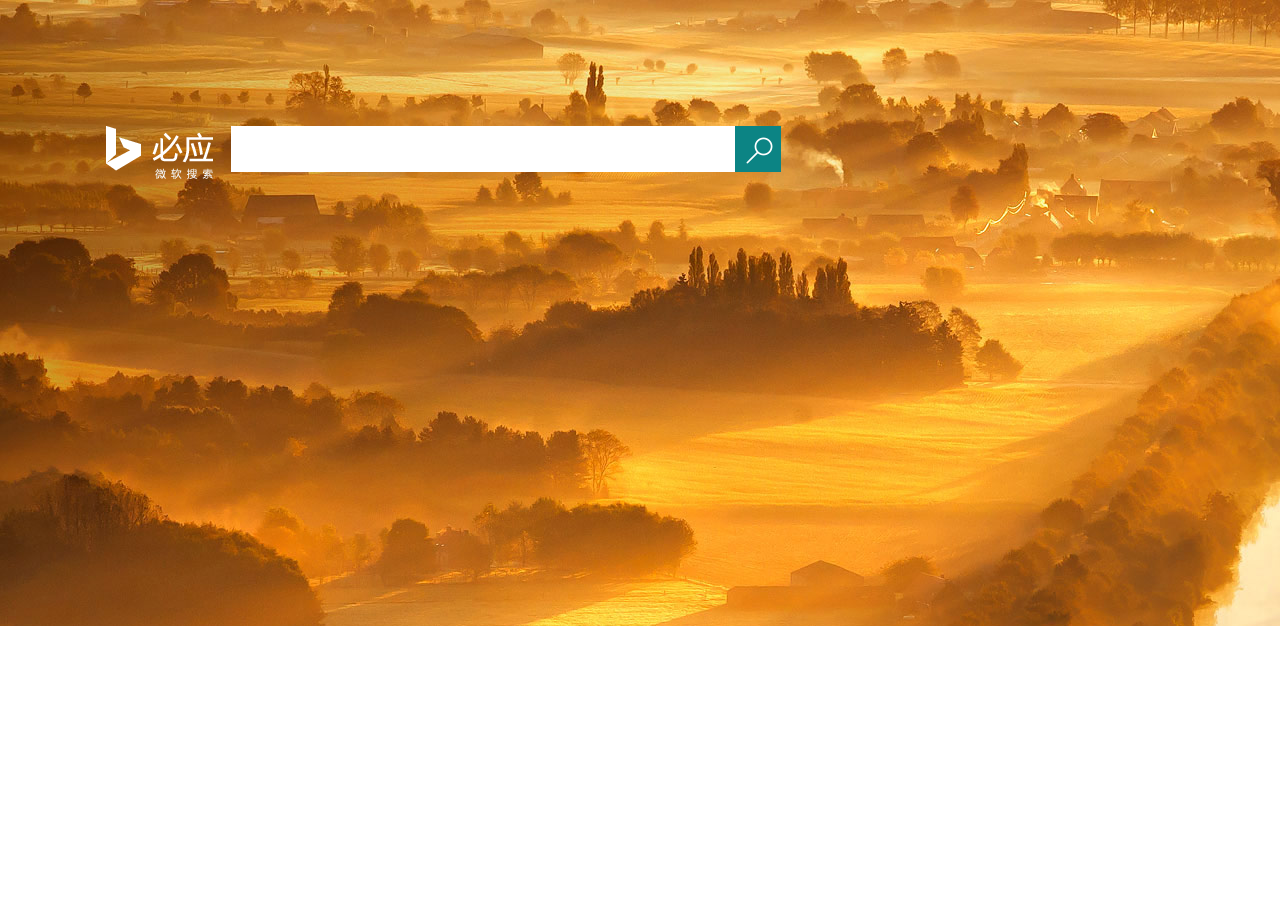
<file: biying/index.html>
<!DOCTYPE html>
<html lang="en">
<head>
	<meta charset="UTF-8">
	<title>必应</title>
	<link rel="stylesheet" href="style/index.css">
	<link href="imgs/bing_p_rr_teal_min.ico" rel="shortcut icon">
	<script src="js/jquery.min.js"></script>
</head>
<body>
	<div class="content">
		<div class="search-box">
			<div class="logo"><a href=""><img src="imgs/hp_zh_cn.png" alt=""></a></div>
			<div class="search-form">
				<form action="http://cn.bing.com" method="get">
					<input type="text" name="q" id="index-search" autocomplete="off">
					<input type="submit" value="" id="index-search-btn">
				</form>
			</div>
			<div class="clear"></div>
			<ul class="asso-con" id="asso-con">
				<li><a href="">我要这铁棒又如何</a></li>
				<li><a href="">这铁棒有何用</a></li>
				<li><a href="">我有这变化又如何</a></li>
				<li><a href="">善恶浮世真假界</a></li>
				<li><a href="">这变化又如何</a></li>
				<li><a href="">跪一人为师</a></li>
				<li><a href="">叫一声佛祖</a></li>
				<li><a href="">是人是鬼是妖怪</a></li>
			</ul>
		</div>
	</div>
</body>
<script src="js/index.js"></script>
</html>
</file>
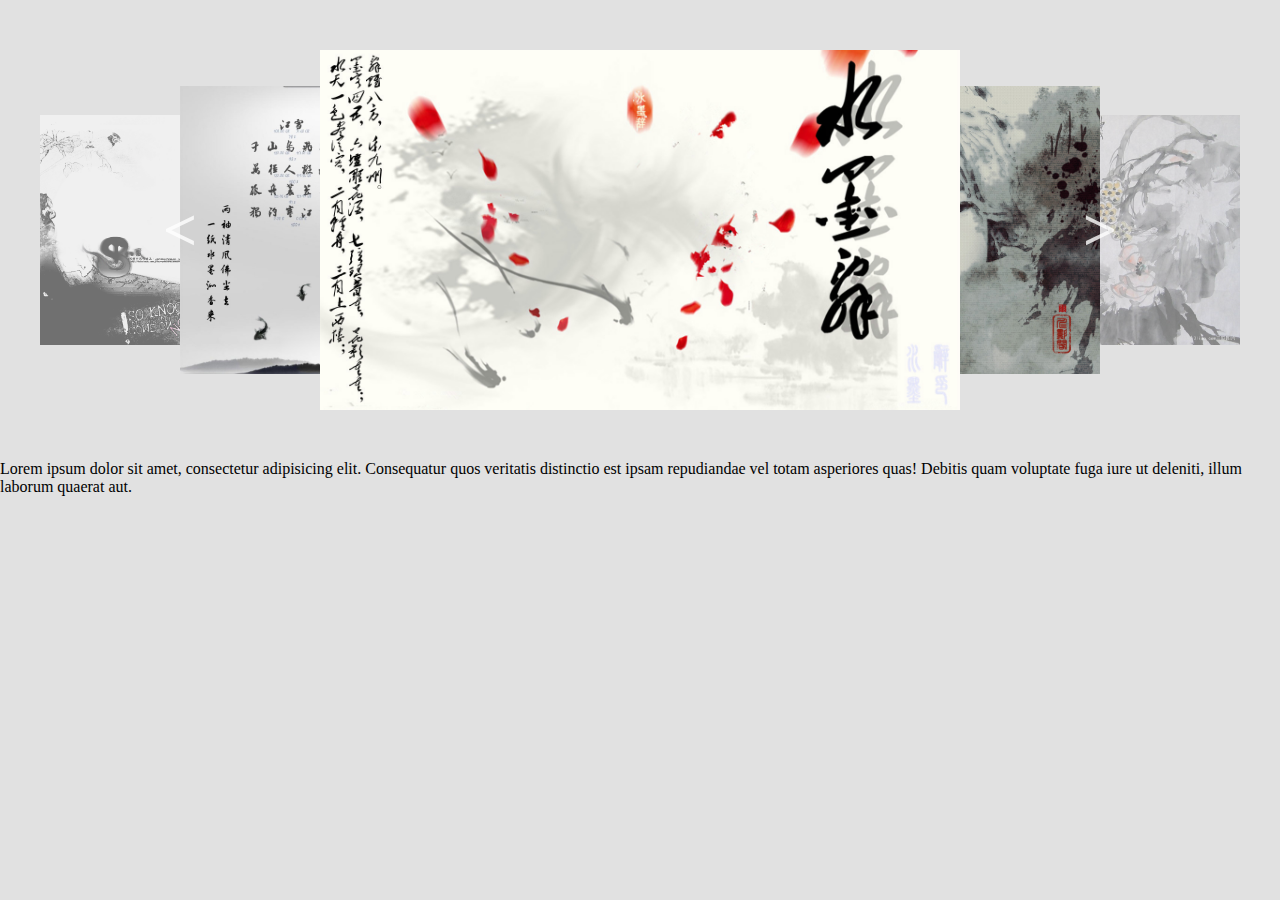
<file: carrousel/index.html>
<!DOCTYPE html>
<html lang="en">
<head>
	<meta charset="UTF-8">
	<title>carrousel</title>
	<link rel="stylesheet" href="style/carrousel.css">
	<script src="js/jquery.min.js" type="text/javascript"></script>
	<script src="js/carrousel.js" type="text/javascript"></script>
</head>
<body style="background:rgba(222,222,222,.9)">
	<div class="poster-main J_Poster" data-setting='{"width":1200,"height":360,"posterWidth":640,"posterHeight":360,"speed":500,"scale":0.8,"verticalAlign":"middle"}'>
		<ul class="poster-list">
			<li class="poster-item"><a href=""><img src="imgs/1.jpg" alt="" width="100%"></a></li>
			<li class="poster-item"><a href=""><img src="imgs/2.jpg" alt="" width="100%"></a></li>
			<li class="poster-item"><a href=""><img src="imgs/3.jpg" alt="" width="100%"></a></li>
			<li class="poster-item"><a href=""><img src="imgs/4.jpg" alt="" width="100%"></a></li>
			<li class="poster-item"><a href=""><img src="imgs/5.jpg" alt="" width="100%"></a></li>
		</ul>
		<div class="poster-btn poster-prev-btn"><b><</b></div>
		<div class="poster-btn poster-next-btn"><b>></b></div>
	</div>
	<div>Lorem ipsum dolor sit amet, consectetur adipisicing elit. Consequatur quos veritatis distinctio est ipsam repudiandae vel totam asperiores quas! Debitis quam voluptate fuga iure ut deleniti, illum laborum quaerat aut.</div>

	<script>
		$(function () {
			// var carrousel = new Carrousel($('.J_Poster').eq(0))
			Carrousel.init($('.J_Poster'))
		})
	</script>
</body>
</html>
</file>
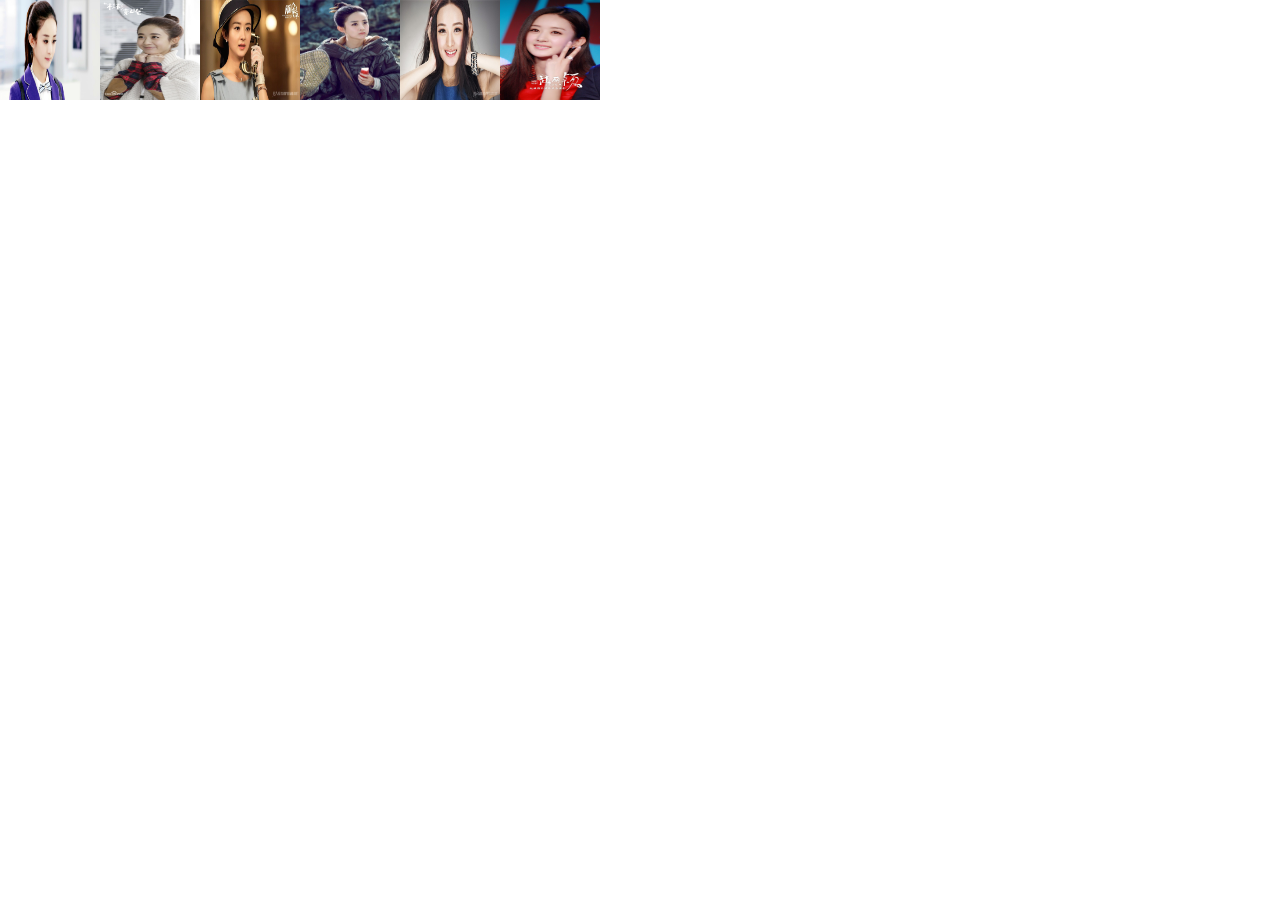
<file: lightbox/index.html>
<!DOCTYPE html>
<html lang="en">
<head>
	<meta charset="UTF-8">
	<title>lightBox</title>
	<link rel="stylesheet" href="style/index.css">
	<script src="js/jquery.min.js"></script>
	<script src="js/lightBox.js"></script>
	<style>
		img{
			float: left;
		}
	</style>
</head>
<body>
<!-- 	<div class="mask" id="mask"></div>
	<div class="layer" id="layer">
		<div class="img-show">
			<img src="imgs/zly1.jpg" alt="" width="100%"> 
			<span class="pre-btn btn"><i class="iconfont zuofanye">&#xe63f;</i></span>
			<span class="next-btn btn"><i class="iconfont youfanye">&#xe63e;</i></span>
		</div>
		<div class="img-detail">
			<div class="img-inf">
				<p>这是一张图片</p>
				<span>1 of 4</span>
			</div>
			<span class="iconfont guanbi guan-btn">&#xe61b;</span>
		</div>
	</div> -->
 
  <img src="imgs/zly1.jpg" alt="" class="js-lightbox" data-role="lightbox" data-source="imgs/zly1.jpg" data-group="group-1" data-id="1" data-caption="ssswwe1" width="100" height="100">
  <img src="imgs/zly2.jpg" alt="" class="js-lightbox" data-role="lightbox" data-source="imgs/zly2.jpg" data-group="group-1" data-id="2" data-caption="ssswwe2" width="100" height="100">
  <img src="imgs/zly3.jpg" alt="" class="js-lightbox" data-role="lightbox" data-source="imgs/zly3.jpg" data-group="group-1" data-id="3" data-caption="ssswwe3" width="100" height="100">
  <img src="imgs/zly4.jpg" alt="" class="js-lightbox" data-role="lightbox" data-source="imgs/zly4.jpg" data-group="group-1" data-id="4" data-caption="ssswwe4" width="100" height="100">

  <img src="imgs/zly5.jpg" alt="" class="js-lightbox" data-role="lightbox" data-source="imgs/zly5.jpg" data-group="group-2" data-id="5" data-caption="ssswwe3" width="100" height="100">
  <img src="imgs/zly6.jpg" alt="" class="js-lightbox" data-role="lightbox" data-source="imgs/zly6.jpg" data-group="group-3" data-id="6" data-caption="ssswwe4" width="100" height="100">


	<script>
		$(function () {
			var lightbox = new LightBox();
		})
	</script>
</body>
</html>
</file>
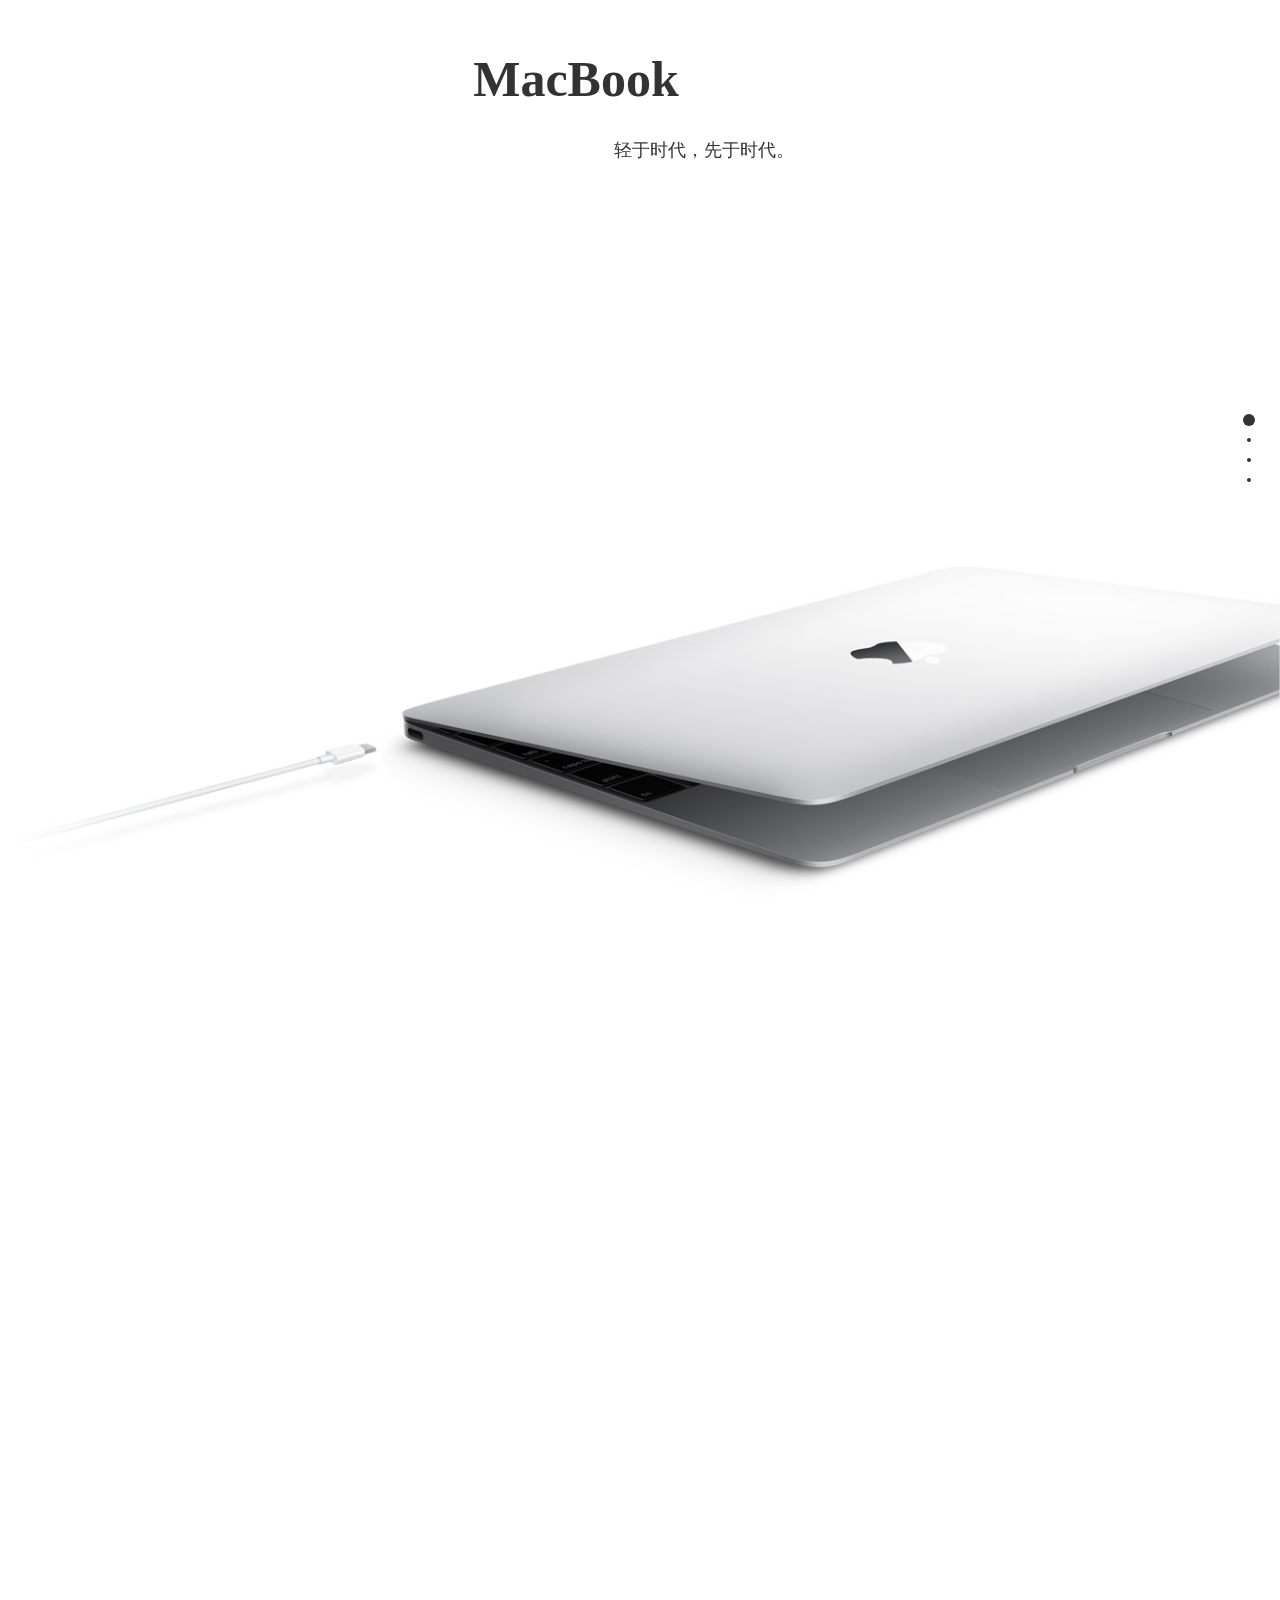
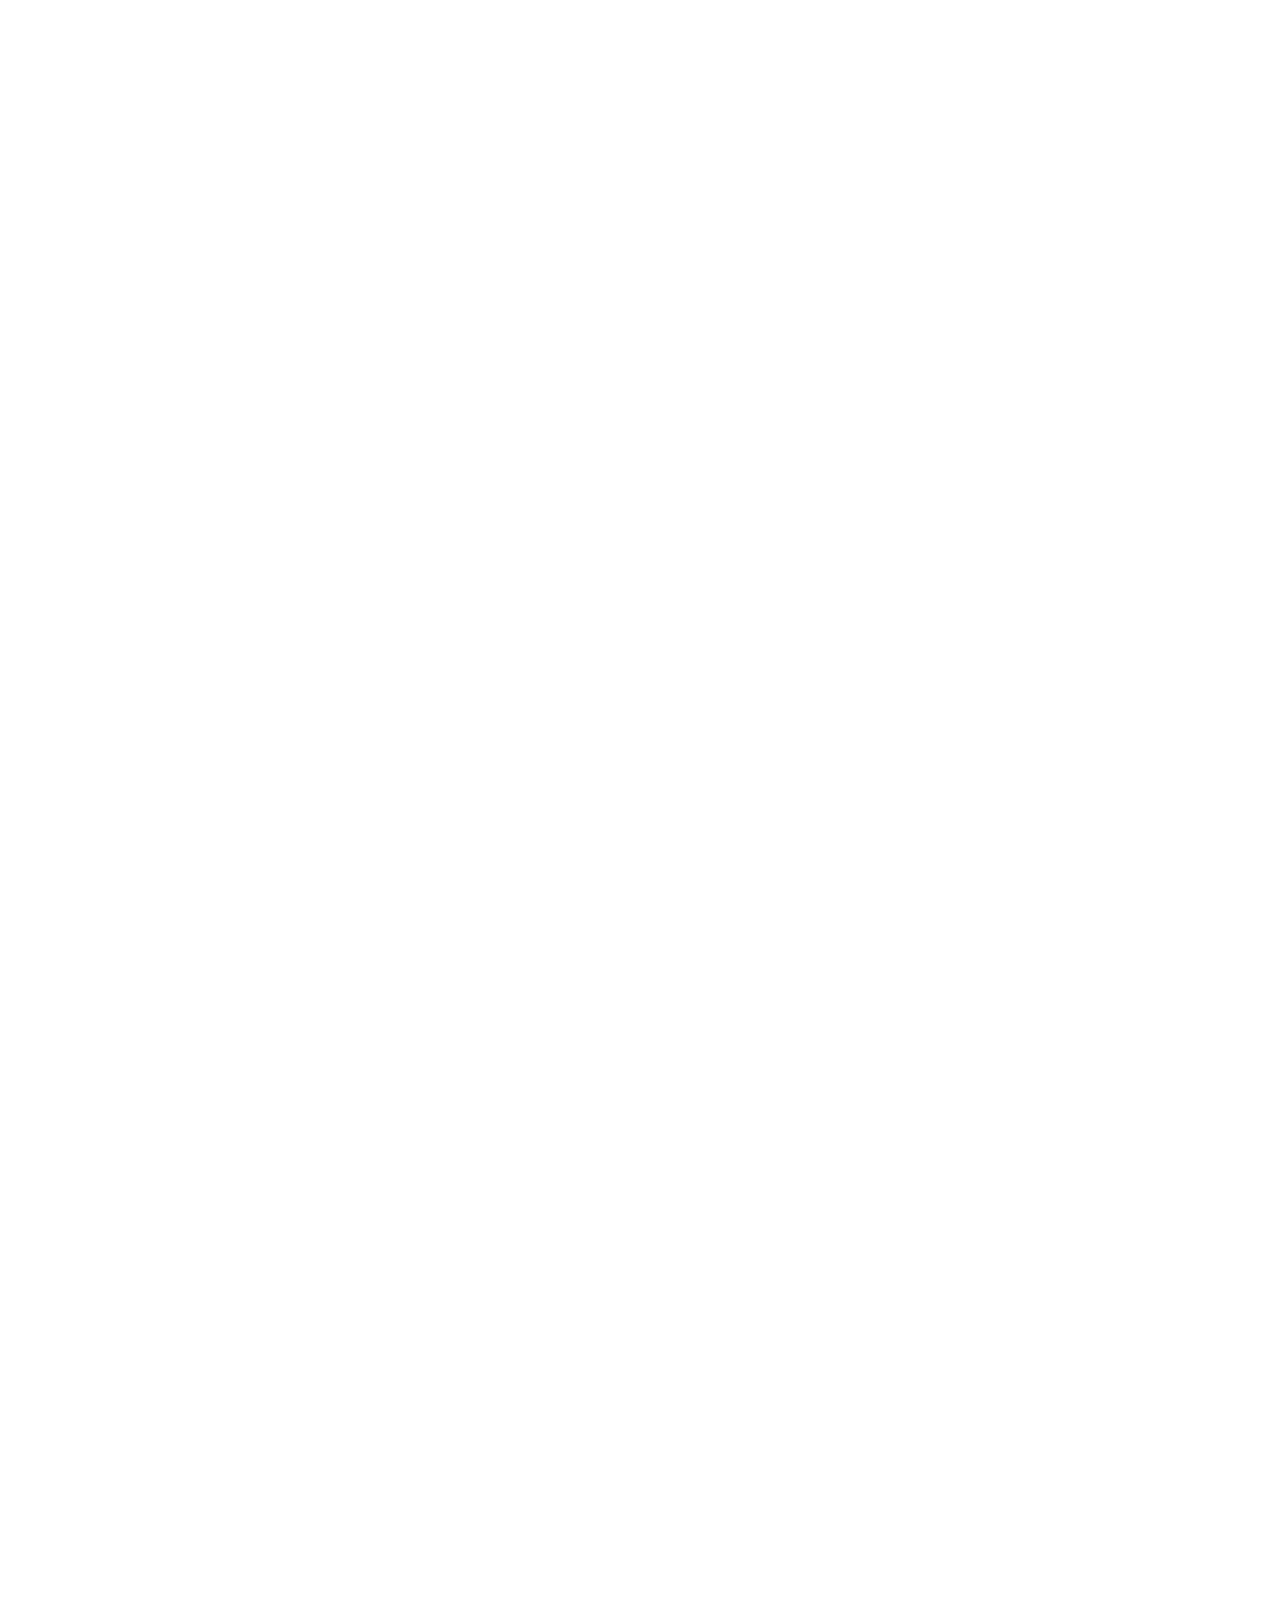
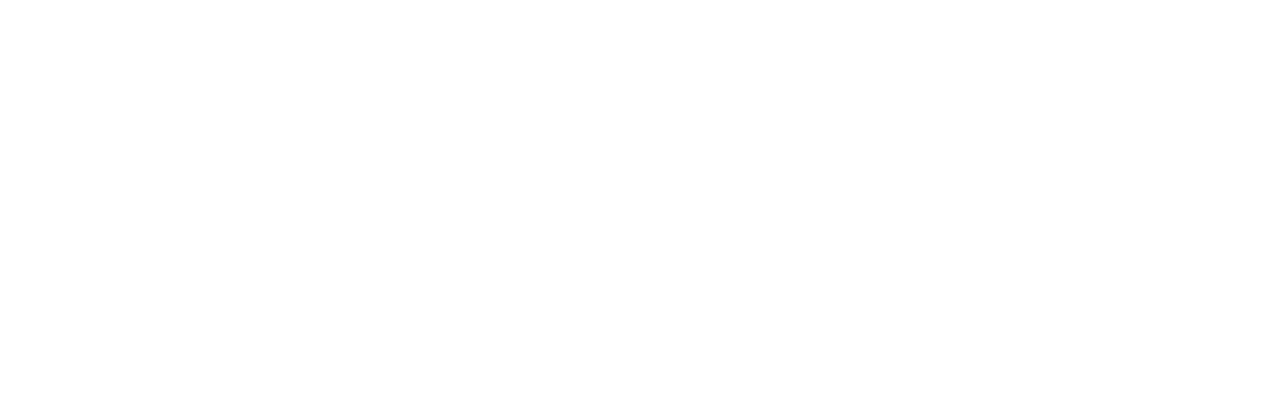
<file: macbook/index.html>
<!DOCTYPE html>
<html lang="en">
<head>
	<meta charset="UTF-8">
	<title>macbookDemo</title>
	<link rel="stylesheet" href="style/jquery.fullPage.css">
	<link rel="stylesheet" href="style/index.css">
</head>
<body>
	<div id="fullPage">
		<div class="section" id="light">
			<h1>MacBook</h1>
			<h3>轻于时代，先于时代。</h3>
		</div>
		<div class="section" id="screen">
			<h1>全尺寸键盘，置身更纤薄空间</h1>
			<a href="#">进一步了解</a>
		</div>
		<div class="section" id="osx">
			<p>有了 OS X 这一操作系统，你便能通过 Mac 来一展所长。OS X El Capitan 既能让你轻松成就非同寻常之事，也能让你愉快处理一切日常之事</p>
			<a href="#">进一步了解</a>
		</div>
		<div class="section" id="colorful">
			<h1>现有金色、深空灰色，以及新增的玫瑰金色</h1>
			<ul>
				<li>
					<a href=""><img src="imgs/grey.png" alt="" id="grey"></a>
					<p>现有银色、金色、深空灰色，以及新增的玫瑰金色可供选择超乎想象的简约设计中雕琢出震撼的视觉体验</p>
					<a href="">立即购买</a>
				</li>
				<li>
					<a href=""><img src="imgs/gold.png" alt="" id="gold"></a>
					<p>现有银色、金色、深空灰色，以及新增的玫瑰金色可供选择超乎想象的简约设计中雕琢出震撼的视觉体验</p>
					<a href="">立即购买</a>
				</li>
				<li>
					<a href=""><img src="imgs/rose.png" alt="" id="rose"></a>
					<p>现有银色、金色、深空灰色，以及新增的玫瑰金色可供选择超乎想象的简约设计中雕琢出震撼的视觉体验</p>
					<a href="">立即购买</a>
				</li>
			</ul>
		</div>
	</div>

	<script src="js/jquery.min.js"></script>
	<script src="js/jquery.fullPage.min.js"></script>
	<script src="js/move.js"></script>
	<script>
		$(function () {
			$('#fullPage').fullpage({
				navigation:true,
				anchors:['page1','page2','page3','page4'],
				verticalCentered:false,
				afterLoad:function (anchorlink,index) {
					if(index == 4){
						move('#grey').rotate(360).end(function(){
							move('#gold').rotate(360).end(function(){
								move('#rose').rotate(360).end()
							})
						})
					}
				},
				onLeave:function(index,nextindex,diretion){
					// if (index == 4) {
					// 	move('#rose').rotate(-360).end();
					// 	move('#gold').rotate(-360).end();
					// 	move('#rose').rotate(-360).end();
					// }
				},
			})
		})
	</script>
</body>
</html>
</file>
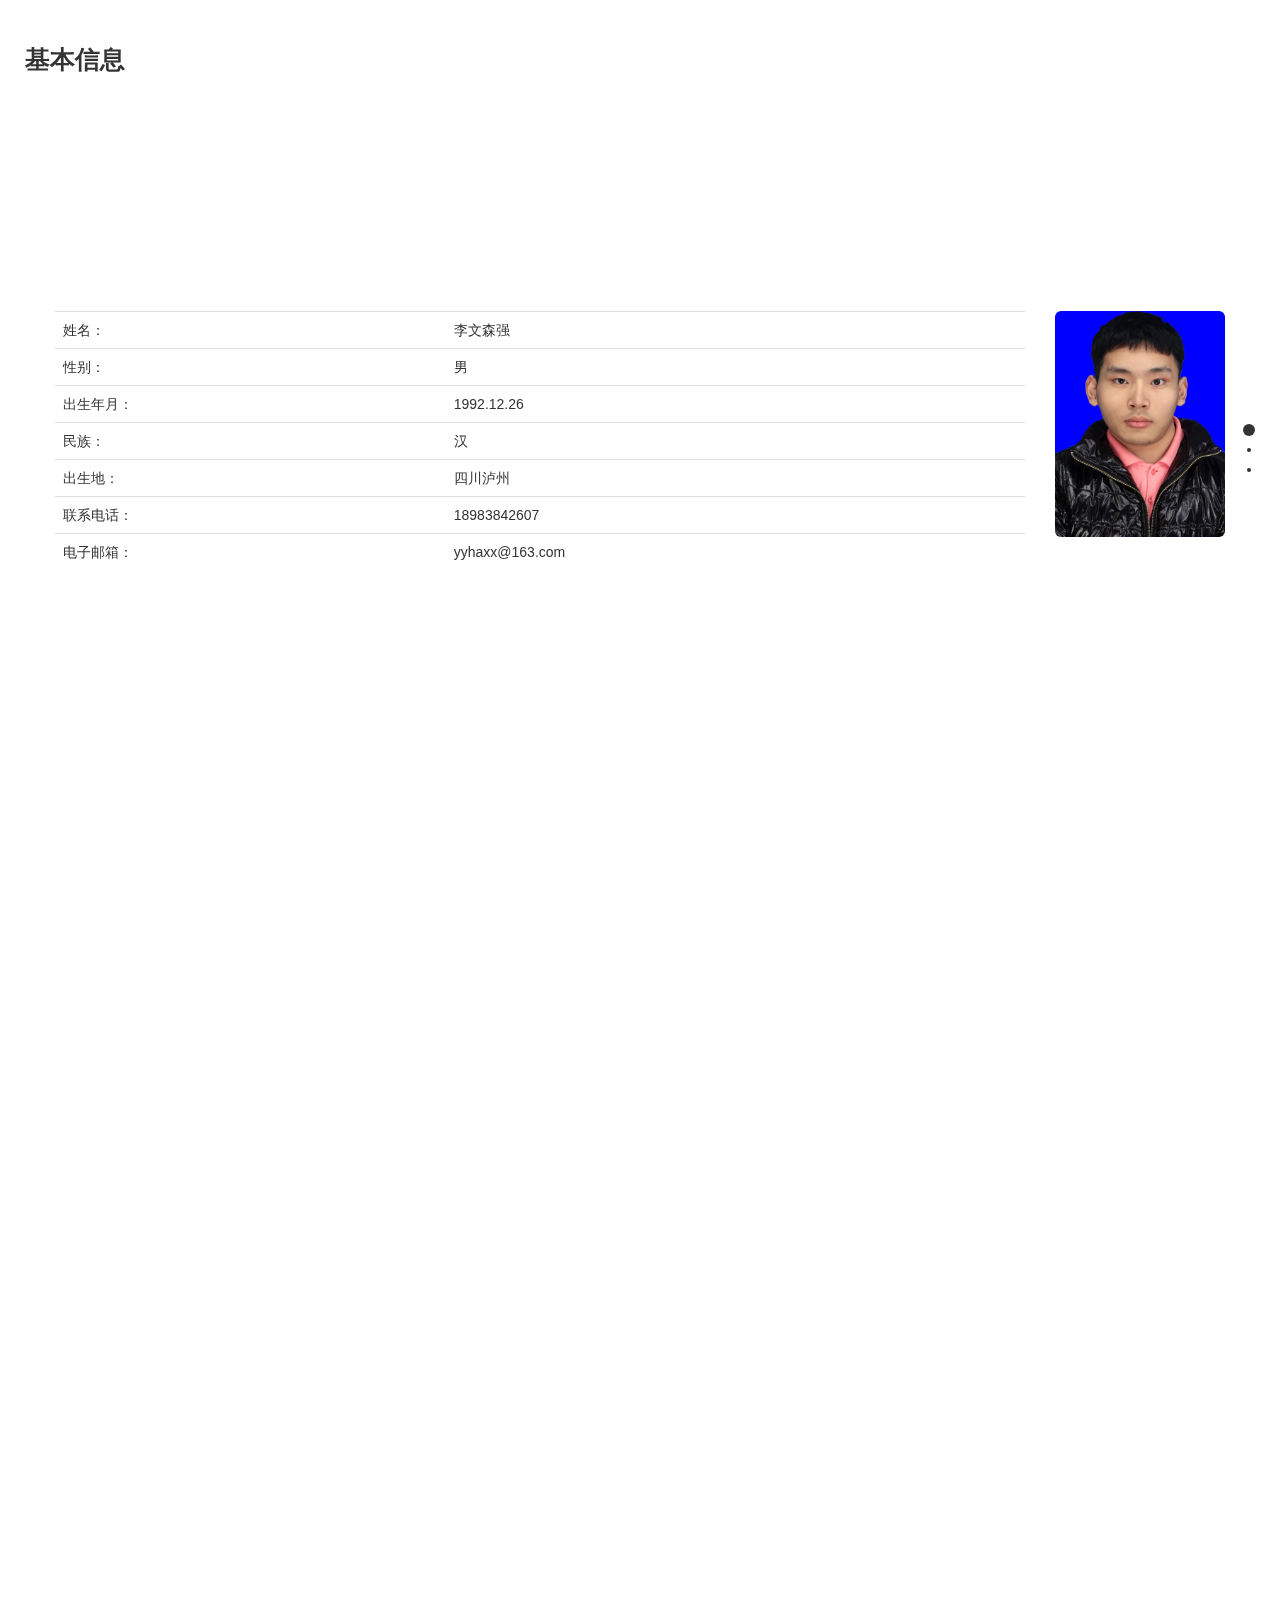
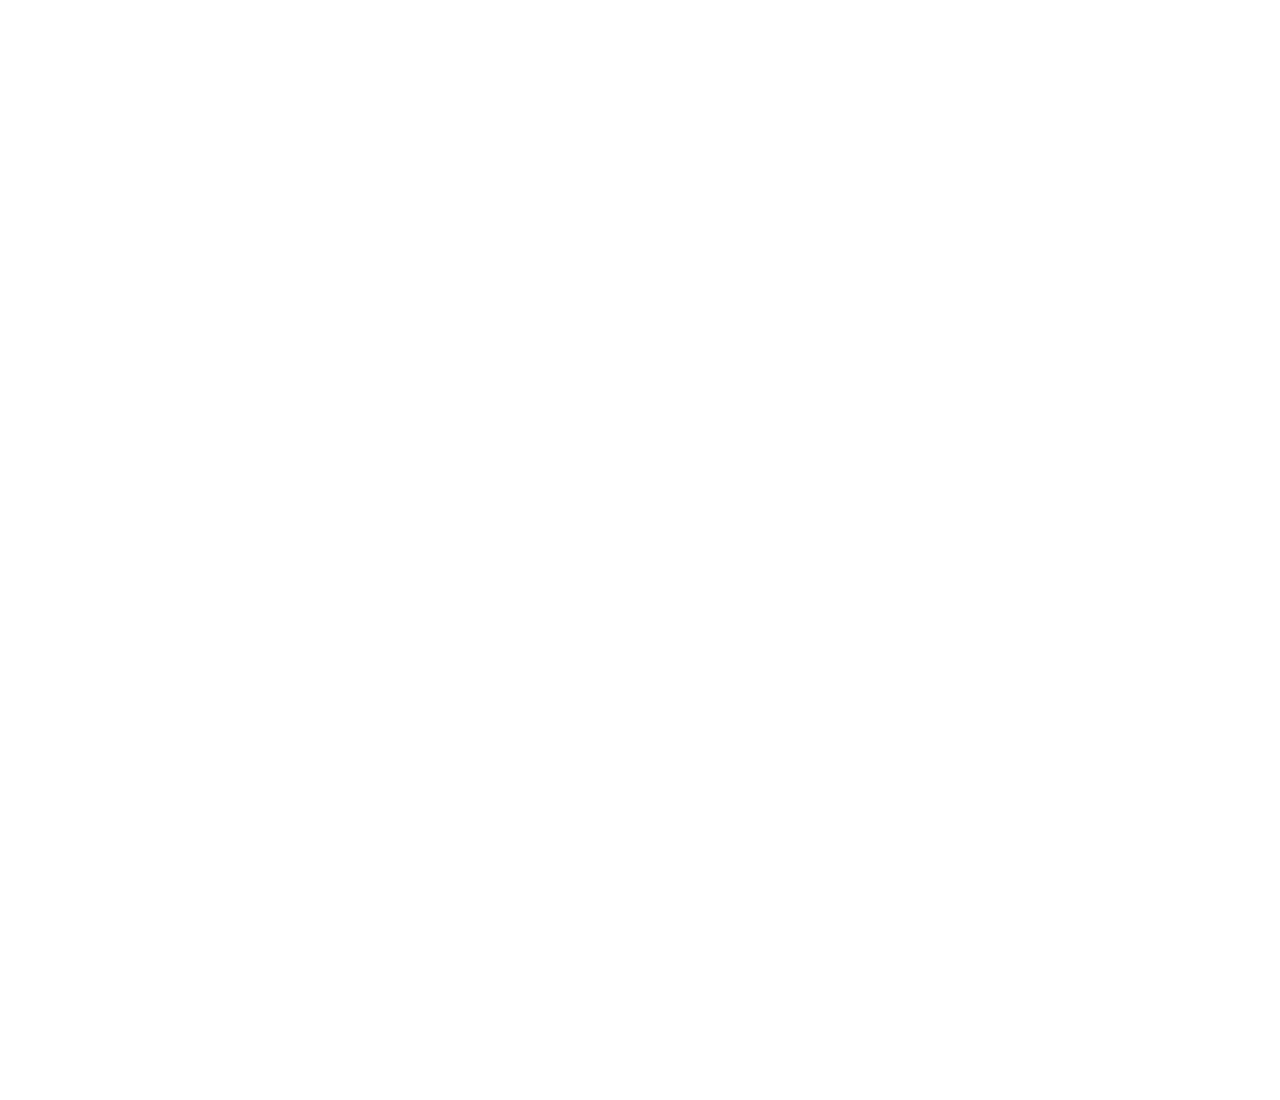
<file: resume/index.html>
<!DOCTYPE html>
<html lang="en">
<head>
	<meta charset="UTF-8">
	<title>李文森强的简历</title>
	<meta name="viewport" content="width=device-width, initial-scale=1.0">
	<link rel="stylesheet" href="style/bootstrap.min.css">
	<link rel="stylesheet" href="style/bootstrap-responsive.min.css">
	<link rel="stylesheet" href="style/jquery.fullPage.css">
	<style>
		.info-title{
			font-size: 16px;
			font-weight: 900;
		}
		.study-exp .study-con{
			margin-top: -100px;
		}
		.contact-me .span4{
			text-align: center;
		}
		.contact-me img{
			width: 70%;
			margin: 0 auto;
		}
		.contact-me p{
			margin-top: 10px;
		}
		h3{
			position: absolute;
			top: 30px;
		}
	</style>
</head>
<body>
</div>
	<div id="fullpage">
		<div class="section">
			<div class="container">
				<div class="row">
					<h3>基本信息</h3>
					<div class="span10">
						<table class="table .table-condensed">
							<tr>
								<td>姓名：</td>
								<td>李文森强</td>
							</tr>
							<tr>
								<td>性别：</td>
								<td>男</td>
							</tr>
							<tr>
								<td>出生年月：</td>
								<td>1992.12.26</td>
							</tr>
							<tr>
								<td>民族：</td>
								<td>汉</td>
							</tr>
							<tr>
								<td>出生地：</td>
								<td>四川泸州</td>
							</tr>
							<tr>
								<td>联系电话：</td>
								<td>18983842607</td>
							</tr>
							<tr>
								<td>电子邮箱：</td>
								<td>yyhaxx@163.com</td>
							</tr>
						</table>
					</div>
					<div class="span2"><img src="imgs/lwsq.jpg" alt="" class="img-rounded"></div>
				</div>
			</div>
		</div>
		<div class="section">
			<div class="container">
				<div class="row">
						<h3>学习和工作经历</h3>
					<div class="span12 study-exp">
						<div class="study-con">
							<div class="slide">
								<h5>2012.09</h5>
								<p>
									毕业于四川省泸州市泸县第二中学，升学重庆工商大学，就读工商大学经济学专业。入学后通过学校的选拔，进入经济学创新基地班，并且开始辅修数学与运用数学专业。
								</p>
								<h5>2012.11</h5>
								<p>
									出于对计算机的兴趣，开始自学制作网页，由于认识浅薄，当时只能用dreamweaver切一些简单的页面，并且添加一些锚链接。于11月参加了学校组织的网页制作大赛，未过初赛。
								</p>
							</div>
							<div class="slide">
								<h5>2013.05</h5>
								<p>开始自学php和mysql的基础知识，跟着网上的教程一起做了一个商城网站，初步认识了javascript，http协议，xml，smarty模板，听说thinkphp等php的开源框架网站源码地址<a href="#">点击这里</a></p>
								<h5>2013.11</h5>
								<p>继续参加学校举办的网页制作大赛，并且进入到了决赛，获得第九名的成绩。并且参加了百度举办的<a href="http://edu.baidu.com/marketing/index.html">全国高校搜索营销大赛</a>，获得个人专业成绩优秀奖（证书编号BDC201300871），开始接触到了SEM、SEO方面的知识。</p>
								<h5>2013.12</h5>
								<p>进入重庆工商大学学创园丰羽软件工作室工作，在工作期间，帮助团队制作了一个简单的学生交流论坛，并且学会了服务器，域名的申请，认识到了一个架构的知识，尝试学习了一些linux的知识，学习了一些简单的linux使用的命令。</p>
							</div>
							<div class="slide">
								<h5>2014.01</h5>
								<p>
									通过在网上不断的查找资料，分清楚了html，css，js，了解到了静态网站动态网站的区别，并且学习到了一些html+css基础。了解并接触到了php以及mysql。
								</p>
								<h5>2014.11</h5>
								<p>系统的学习了js的基础知识，并且接触到了一些高级的知识点，同时也系统的学习了一下jquery的知识，参加了学校举办的网页制作大赛，获得了第三名的成绩</p>
							</div>
							<div class="slide">
								<h5>2015.03</h5>
								<p>参加了重庆工商大学“巴渝海外引智计划”大学生创业仿真与小微企业成长计划实验班，并且顺利毕业</p>
								<h5>2015.09</h5>
								<p>进入重庆市东升豪梦网络科技有限公司工作，在工作期间，帮助团队完成了“笑洗洗”微信工作号页面1.0的开发并且投入使用</p>
								<h5>2015.11</h5>
								<p>从东升豪梦公司离职，进入重庆秒银科技有限公司工作，进入项目研发部门h5小组，参与了主要产品<a href="http://www.inkey.com/">秒赚</a>的开发，和新产品小神猴的开发。在工作期间，了解到了打包工具fis，前端框架angluarjs，学会是使用了svn，css预处理工具sass拥有了模块化开发的思想等。</p>
							</div>
							<div class="slide">
								<h5>2016.01</h5>
								<p>由于学校方面的事情，从秒银公司离职。</p>
								<h5>2016.03</h5>
								<p>再次进入东升豪梦公司工作，并且开始开发产品2.0（由于一些其他原因该产品夭折）。</p>
								<h5>2016.05</h5>
								<p>由于公司原因，离职。</p>
								<h5>2016.07</h5>
								<p>本科毕业于重庆工商大学，获得经济学和理学双学位。</p>
						</div>
						</div>
					</div>
				</div>
			</div>
		</div>
		<div class="section">
			<div class="container">
				<div class="row">
					<div class="contact-me">
						<h3>联系我吧</h3>
						<div class="span4">
							<img src="imgs/qq.jpg" alt="" id="qq">
							<p>联系QQ</p>
						</div>
						<div class="span4">
							<img src="imgs/vchart.jpg" alt="" id="vchart">
							<p>联系微信</p>
						</div>
						<div class="span4">
							<img src="imgs/fuwu.jpg" alt="" id="fuwu">
							<p>服务号码</p>
						</div>
					</div>
				</div>
			</div>
		</div>
	</div>
	<script src="js/jquery.min.js"></script>
	<script src="js/jquery.fullPage.min.js"></script>
	<script src="js/bootstrap.min.js"></script>
	<script src="js/move.js"></script>
	<script>
		$('#fullpage').fullpage({
			navigation:true,
			anchors:['info','exp','contact'],
			menu:true,
			navigationPosition:'right',
			navigationTooltips:['info','exp','contact'],
			continuousVertical:true,
			slidesNavigation:true,
			navigationColor:'#000',
			loopHorizontal:true,
			afterLoad:function (anchorlink,index) {
				if(index == 3){
					move('#qq').rotate(360).end(function(){
						move('#vchart').rotate(360).end(function(){
							move('#fuwu').rotate(360).end()
						})
					})
				}
			},
		})
	</script>
</body>
</html>
</file>
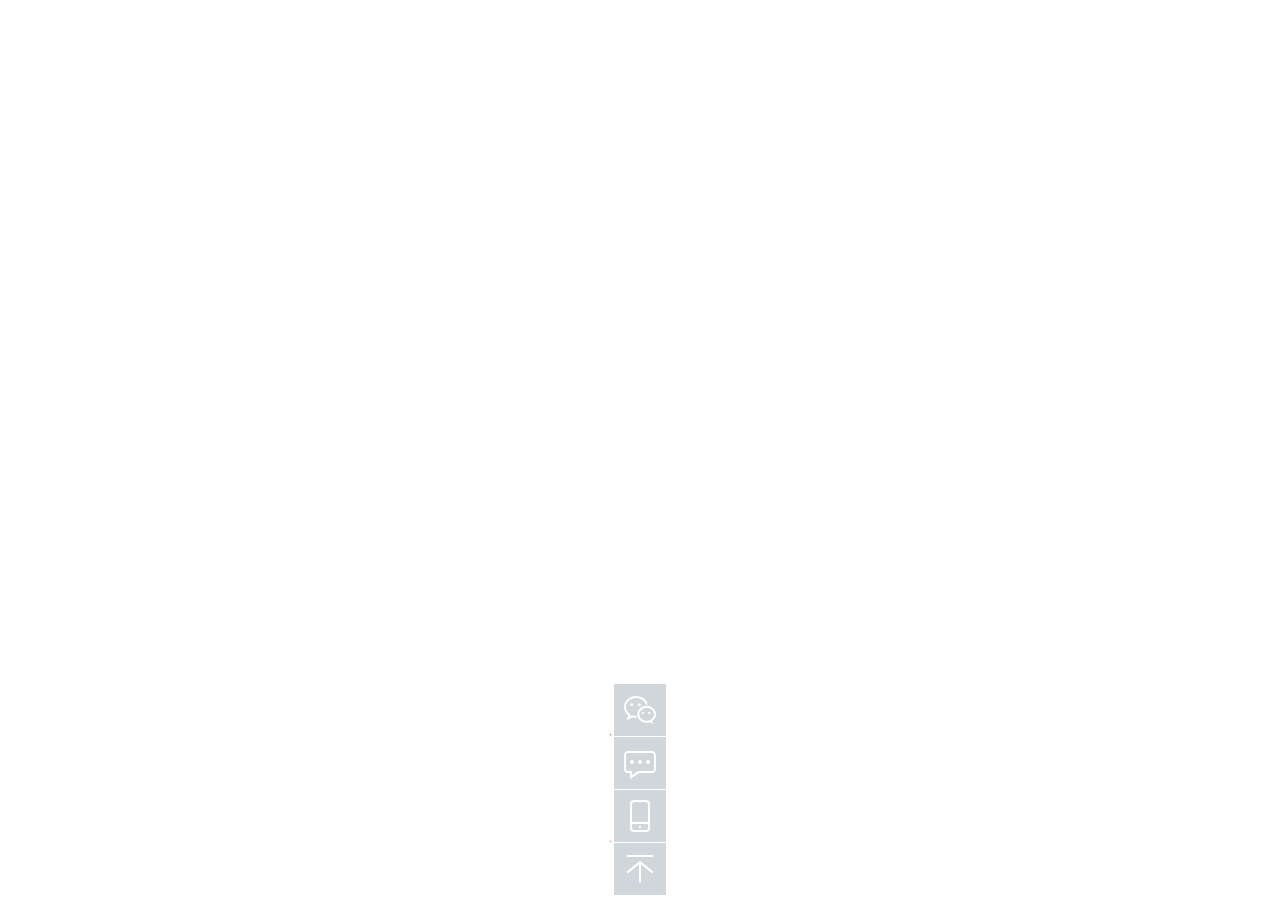
<file: sideBar/index.html>
<!DOCTYPE html>
<html lang="en">
<head>
	<meta charset="UTF-8">
	<title>工具条</title>
	<link rel="stylesheet" href="style/index.css">
</head>
<body>
	<div class="toolbar">
		<a href="javascript:;" class="toolbar-item toolbar-item-weixin">
			<span class="toolbar-layer"></span>
		</a>
		<a href="javascript:;" class="toolbar-item toolbar-item-feedback"></a>
		<a href="javascript:;" class="toolbar-item toolbar-item-app">
			<span class="toolbar-layer"></span>
		</a>
		<a href="javascript:;" class="toolbar-item toolbar-item-top"></a>
	</div>
</body>
</html>
</file>
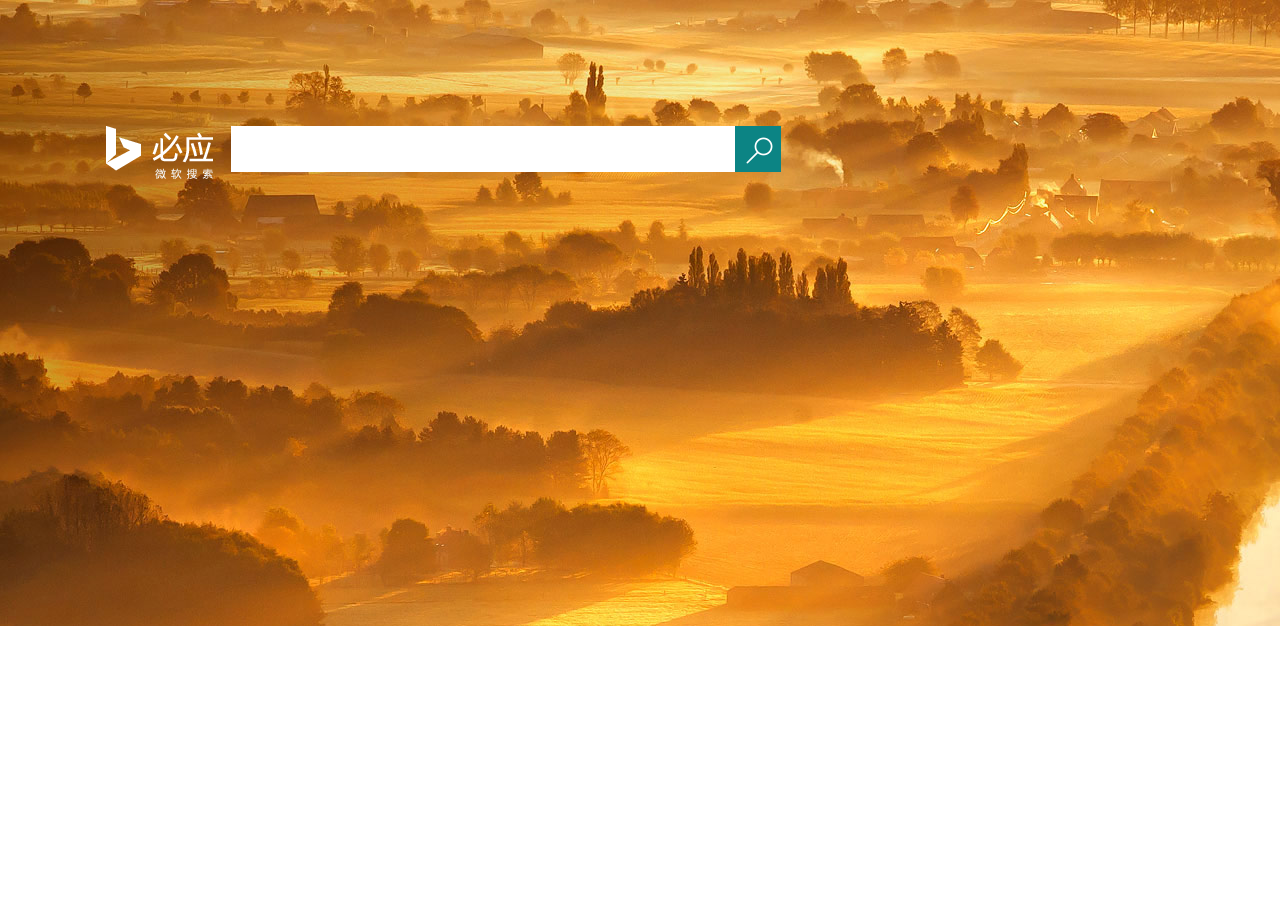
<file: biying/index-js.html>
<!DOCTYPE html>
<html lang="en">
<head>
	<meta charset="UTF-8">
	<title>必应</title>
	<link rel="stylesheet" href="style/index.css">
	<link href="imgs/bing_p_rr_teal_min.ico" rel="shortcut icon">
</head>
<body>
	<div class="content">
		<div class="search-box">
			<div class="logo"><a href=""><img src="imgs/hp_zh_cn.png" alt=""></a></div>
			<div class="search-form">
				<form action="http://cn.bing.com" method="get">
					<input type="text" name="q" id="index-search" autocomplete="off">
					<input type="submit" value="" id="index-search-btn">
				</form>
			</div>
			<div class="clear"></div>
			<ul class="asso-con" id="asso-con">
				<li><a href="">我要这铁棒又如何</a></li>
				<li><a href="">这铁棒有何用</a></li>
				<li><a href="">我有这变化又如何</a></li>
				<li><a href="">善恶浮世真假界</a></li>
				<li><a href="">这变化又如何</a></li>
				<li><a href="">跪一人为师</a></li>
				<li><a href="">叫一声佛祖</a></li>
				<li><a href="">是人是鬼是妖怪</a></li>
			</ul>
		</div>
	</div>
</body>
<script>
	var getDom = function (id) {
		return document.getElementById(id)
	}
	var addEvent = function (id,event,fn) {
		var el = getDom(id)||document;
		if(el.addEventListener){
			el.addEventListener(event,fn,false)
		}else{
			el.attachEvent('on'+event,fn)
		}
	}
	var jsonpcallback = function (data) {
		var temAS = data.AS;
		var html = '';
		if (temAS.FullResults == 0) {
			return
		}
		temAS.Results[0].Suggests.forEach(function (item) {
			html += '<li>'+item.Txt+'</li>'
		})
		getDom('asso-con').innerHTML = html
	}
	var delegateEvent = function (target,event,fn) {
		addEvent(document,event,function (e) {
			if(e.target.nodeName == target.toUpperCase()){
				fn.call(e.target)
			}
		})
	}
	var getData = function (url) {
		var script = document.createElement('script');
		script.setAttribute('src',url);
		document.getElementsByTagName('head')[0].appendChild(script)
	}

	addEvent('index-search','keyup',function(){
		var sText = getDom('index-search').value;
		var url = 'https://api.bing.com/qsonhs.aspx?type=cb&cb=jsonpcallback&q='+sText;
		getData(url);
		getDom('asso-con').style.display = 'block';
	})
	delegateEvent('li','click',function(){
		var keyword = this.innerHTML;
		location.href = 'http://cn.bing.com/?q='+keyword;
	})
	addEvent(document,'click',function () {
		getDom('asso-con').style.display = 'none';
	})
</script>
</html>
</file>
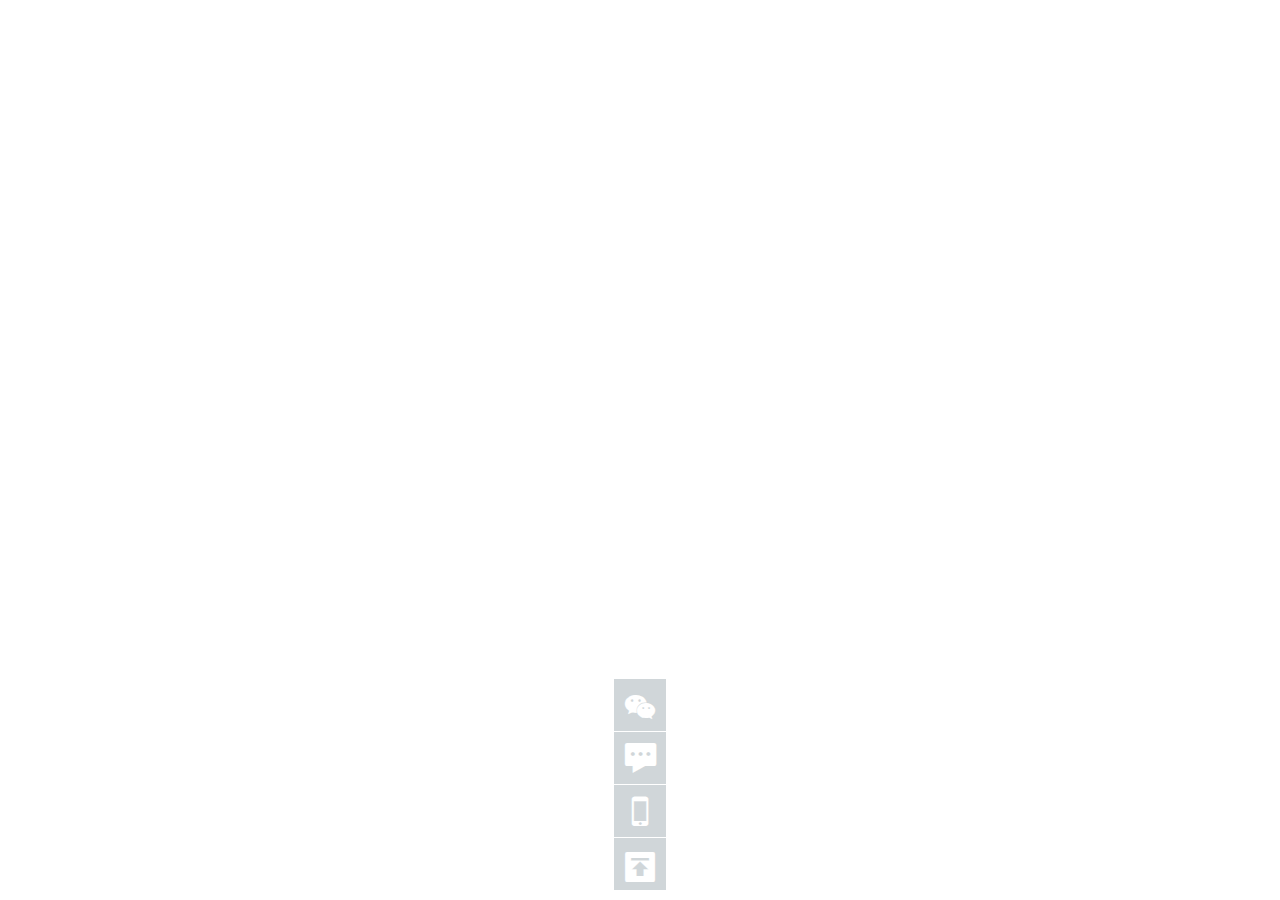
<file: sideBar/indexIcon.html>
<!DOCTYPE html>
<html lang="en">
<head>
	<meta charset="UTF-8">
	<title>图标字体</title>
	<link rel="stylesheet" href="style/icon.css">
</head>
<body>
	<div class="toolbar">
		<a href="javascript:;" class="toolbar-item">
			<span class="toolbar-btn">
				<i class="toolbar-icon icon-weixin iconfont"></i>
				<span class="toolbar-text">公众<br>账号</span>
			</span>
			<span class="toolbar-layer toolbar-layer-weixin"></span>
		</a>
		<a href="javascript:;" class="toolbar-item">
			<span class="toolbar-btn">
				<i class="toolbar-icon icon-contact iconfont"></i>
				<span class="toolbar-text">联系<br>我们</span>
			</span>
		</a>
		<a href="javascript:;" class="toolbar-item">
			<span class="toolbar-btn">
				<i class="toolbar-icon icon-app iconfont"></i>
				<span class="toolbar-text">app<br>下载</span>
			</span>
			<span class="toolbar-layer toolbar-layer-app"></span>
		</a>
		<a href="javascript:;" class="toolbar-item">
			<span class="toolbar-btn">
				<i class="toolbar-icon icon-back-top iconfont"></i>
				<span class="toolbar-text">返回<br>顶部</span>
			</span>
		</a>
	</div>
</body>
</html>
</file>
<file: biying/style/index.css>
body,form,input,ul,li{
	margin: 0;
	padding: 0;
}
img{
	display: block;
	border: 0
}
a{
	text-decoration: none;
}
.clear{
	clear: both;
	height: 0;
	width: 0;
}
.content{
	height: 626px;
	background: url("../imgs/bg.jpg") no-repeat
}
.search-box{
	position: absolute;
	left: 106px;
	top: 126px;
}
.search-box .logo{
	float: left;
	margin-right: 18px;
}
.search-box .search-form{
	float: left;
	width: 550px;
	height: 46px;
}
.search-box .search-form input{
	border: 0;
}
#index-search{
	width: 484px;
	height: 46px;
	float: left;
	padding: 0 10px;
	font-size: 18px;
	outline: none;
}
#index-search-btn{
	width: 46px;
	height: 46px;
	float: left;
	background: #0c8484 url("../imgs/hpc18.png") no-repeat;
	background-position: -159px -54px;
}
.asso-con{
	width: 549px;
	margin-left: 124px;
	border: 1px solid #999;
	margin-top: -7px;
	background: #fff;
	display: none;
	list-style: none;
}
.asso-con li{
	height: 34px;
	padding-left: 12px;
	line-height: 34px;
}
.asso-con li:hover{
	background: #f5f5f5;
	text-decoration: underline;
}
.asso-con li a{
	display: block;
	color: #333;
	width: 100%;
}
</file>
<file: carrousel/style/carrousel.css>
body,ul{
	margin: 0;
	padding: 0;
}
img{
	display: block;
}
li{
	list-style: none;
}

.poster-main{
	width: 800px;
	position: relative;
	height: 450px;
	margin: 50px auto;
	overflow: hidden;
}
.poster-main .poster-list{
	width: 800px;
}
.poster-main .poster-item{
	position: absolute;
	left: 0;
	top: 0;
}
.poster-main .poster-btn{
	position: absolute;
	width: 100px;
	height: 100%;
	/*z-index: 100;*/
	top: 0;
	text-align: center;
	line-height: 450px;
	color: rgba(255,255,255,.8);
	font-size: 60px;
	font-weight: 900;
	cursor: pointer;
	/*background: rgba(0,255,255,.7);*/
}
.poster-main .poster-btn:hover{
	color: rgba(255,255,255,1);
	transform:scale(2);
	-webkit-transform:scale(2);
	-moz-transform:scale(2);
	-o-transform:scale(2);
	-ms-transform:scale(2);

}
.poster-main .poster-prev-btn{
	left: 0;
}
.poster-main .poster-next-btn{
	right: 0;
}
</file>
<file: lightbox/style/index.css>
body, dl, dd, h1, h2, h3, h4, h5, h6, p, form{margin:0;}
ol,ul{margin:0; padding:0;}
img{
	display: block;
}

@font-face {font-family: "iconfont";
  src: url('font/iconfont.eot?t=1468890192'); /* IE9*/
  src: url('font/iconfont.eot?t=1468890192#iefix') format('embedded-opentype'), /* IE6-IE8 */
  url('font/iconfont.woff?t=1468890192') format('woff'), /* chrome, firefox */
  url('font/iconfont.ttf?t=1468890192') format('truetype'), /* chrome, firefox, opera, Safari, Android, iOS 4.2+*/
  url('font/iconfont.svg?t=1468890192#iconfont') format('svg'); /* iOS 4.1- */
}

.iconfont {
  font-family:"iconfont" !important;
  font-size:16px;
  font-style:normal;
  -webkit-font-smoothing: antialiased;
  -webkit-text-stroke-width: 0.2px;
  -moz-osx-font-smoothing: grayscale;
}
.icon-youfanye:before { content: "\e63e"; }
.icon-zuofanye:before { content: "\e63f"; }

#mask{
	position: fixed;
	width: 100%;
	height: 100%;
	background: #000;
	opacity: 0.5;
	z-index: 100;
	display: none;
}
#layer{
	position: fixed;
	width: 500px;
	background: #fff;
	z-index: 101;
	left: 50%;
	margin-left: -250px;
	display: none;
}
#layer .img-show{
	position: relative;
	border: 5px solid #fff;
	border-radius: 3px;
	overflow: hidden;
	background: url(../imgs/dengdai.gif) no-repeat center center;
}
#layer .img-show .btn{
	position: absolute;
	top: 0;
	width: 40%;
	height: 100%;
	z-index: 1;
	cursor: pointer;
}
.hide-btn{
	display: none;
}
#layer .img-show .pre-btn{
	left: 0
}
#layer .img-show .next-btn{
	right: 0
}
#layer i{
	font-size: 24px;
	position: absolute;
	top: 50%;
	margin-top:-13px;
}
.pre-btn i{
	left: 18%;
	margin-left: -12px;
}
.next-btn i{
	right: 18%;
	margin-right: -12px;
}
#layer .img-detail{
	position: relative;
	margin: 0 5px;
	margin-top: -60px;
	background: rgba(0,0,0,.5);
}
#layer .img-detail .img-inf{
	padding: 10px 5px;
	color: #fff;
}
#layer .img-detail .img-inf span{
	color: #999;
}
#layer .img-detail .guan-btn{
	font-size: 24px;
	position: absolute;
	right: 12px;
	top: 10px;
	z-index: 103;
	cursor: pointer;
}
</file>
<file: macbook/style/index.css>
*{
	margin: 0;
	padding: 0;
}
#light{
	background: url('../imgs/light.jpg') no-repeat fixed bottom;
	background-size: 100%;
	text-align: center;
	color: #333;
	padding-top: 50px;
}
#light h1{
	font-size: 50px;
	text-indent: -8rem;
}
#light h3{
	margin-top: 30px;
	font-size: 18px;
	font-weight: 300;
	text-indent: 8rem;
}

#screen{
	background: rgb(250,250,250) url('../imgs/screen.jpg') no-repeat;
	background-size: 100%;
	background-position:0 100px;
	text-align: center;
	padding-top: 30px;
}
#screen a{
	color: rgb(134,134,134);
	display: block;
	margin-top: 50px;
	font-size: 14px;
}

#osx{
	background: url('../imgs/osx.jpg') no-repeat 300px center;
	background-size: 34%;
	text-align: center;
}
#osx p{
	float: right;
	width: 260px;
	margin-top: 20px;
	margin-right: 20px;
	text-align: right;
	font-size: 12px;
}
#osx a{
	color: rgb(190,190,190);
	display: block;
	text-align: center;
	font-size: 14px;
	clear: both;
}
#colorful{
	padding-top: 50px;
}
#colorful h1{
	text-align: center;
	font-size: 24px;
}
#colorful ul{
	margin: 20px auto;
	width: 1140px
}
#colorful li{
	list-style: none;
	width: 360px;
	height: 400px;
	background: #f0f0f0;
	float: left;
	margin-right: 20px;
}
#colorful li img{
	display: block;
	width: 300px;
	height: 300px;
	margin: 0 auto;
}
#colorful li p{
	margin: 10px;
	text-align: center;
	font-size: 12px;
}
#colorful li a{
	display: block;
	text-align: center;
	font-size: 12px;
	color: rgb(0,118,215);
}
</file>
<file: sideBar/style/index.css>
.toolbar{position:fixed;left:50%;bottom:5px;margin-left:-26px}.toolbar-item,.toolbar-layer{background:url("../imgs/toolbar.png");background-repeat:no-repeat}.toolbar-item{display:block;width:52px;height:52px;margin-top:1px;position:relative;-webkit-transition:background-position 1s;-moz-transition:background-position 1s;-ms-transition:background-position 1s;-o-transition:background-position 1s;transition:background-position 1s}.toolbar-item:hover .toolbar-layer{opacity:1;filter:alpha(opacity=100);-webkit-transform:scale(1);-moz-transform:scale(1);-ms-transform:scale(1);-o-transform:scale(1);transform:scale(1)}.toolbar-item-weixin{background-position:0 -798px}.toolbar-item-weixin:hover{background-position:0 -860px}.toolbar-item-weixin .toolbar-layer{height:212px;background-position:0 0}.toolbar-item-feedback{background-position:0 -426px}.toolbar-item-feedback:hover{background-position:0 -488px}.toolbar-item-app{background-position:0 -550px}.toolbar-item-app:hover{background-position:0 -612px}.toolbar-item-app .toolbar-layer{height:194px;background-position:0 -222px}.toolbar-item-top{background-position:0 -674px}.toolbar-item-top:hover{background-position:0 -736px}.toolbar-layer{position:absolute;right:46px;bottom:-10px;width:172px;opacity:1;filter:alpha(opacity=100);-webkit-transform:scale(0.01);-moz-transform:scale(0.01);-ms-transform:scale(0.01);-o-transform:scale(0.01);transform:scale(0.01);-webkit-transform-origin:95% 95%;-moz-transform-origin:95% 95%;-ms-transform-origin:95% 95%;-o-transform-origin:95% 95%;transform-origin:95% 95%;-webkit-transition:all 1s;-moz-transition:all 1s;-ms-transition:all 1s;-o-transition:all 1s;transition:all 1s}
</file>
<file: sideBar/style/icon.css>
@font-face {
  font-family: "iconfont";
  src: url("fonts/iconfont.eot?t=1469108212");
  /* IE9*/
  src: url("fonts/iconfont.eot?t=1469108212#iefix") format("embedded-opentype"), url("fonts/iconfont.woff?t=1469108212") format("woff"), url("fonts/iconfont.ttf?t=1469108212") format("truetype"), url("fonts/iconfont.svg?t=1469108212#iconfont") format("svg");
  /* iOS 4.1- */
}
.iconfont {
  font-family: "iconfont" !important;
  font-size: 16px;
  font-style: normal;
  -webkit-font-smoothing: antialiased;
  -webkit-text-stroke-width: 0.2px;
  -moz-osx-font-smoothing: grayscale;
}

.icon-back-top:before {
  content: "\e644";
}

.icon-weixin:before {
  content: "\e7f0";
}

.icon-app:before {
  content: "\e629";
}

.icon-contact:before {
  content: "\e60d";
}

.toolbar {
  position: fixed;
  bottom: 10px;
  left: 50%;
  margin-left: -26px;
}

.toolbar-item, .toolbar-btn, .toolbar-icon, .toolbar-text {
  width: 52px;
  height: 52px;
}

.toolbar-item {
  display: block;
  position: relative;
  margin-top: 1px;
}
.toolbar-item:hover .toolbar-icon {
  top: -52px;
}
.toolbar-item:hover .toolbar-text {
  top: 0;
}
.toolbar-item:hover .toolbar-layer {
  opacity: 1;
  filter: alpha(opacity=100);
  -webkit-transform: scale(1);
  -moz-transform: scale(1);
  -ms-transform: scale(1);
  -o-transform: scale(1);
  transform: scale(1);
  -webkit-transform-origin: 95% 95%;
  -moz-transform-origin: 95% 95%;
  -ms-transform-origin: 95% 95%;
  -o-transform-origin: 95% 95%;
  transform-origin: 95% 95%;
}

.toolbar-btn {
  position: absolute;
  left: 0;
  top: 0;
  overflow: hidden;
}

.toolbar-icon, .toolbar-text {
  position: absolute;
  left: 0;
  color: #fff;
  text-align: center;
  -webkit-transition: top 1s;
  -moz-transition: top 1s;
  -ms-transition: top 1s;
  -o-transition: top 1s;
  transition: top 1s;
}

.toolbar-icon {
  top: 0;
  background-color: #d0d6d9;
  font-size: 30px;
  line-height: 52px;
}

.toolbar-text {
  top: 52px;
  background-color: #98a1a6;
  font-size: 12px;
  padding-top: 12px;
  line-height: 1.2;
}

.toolbar-layer {
  position: absolute;
  right: 46px;
  bottom: -10px;
  width: 172px;
  background-image: url("../imgs/toolbar_img.png");
  background-repeat: no-repeat;
  opacity: 0;
  filter: alpha(opacity=0);
  -webkit-transform: scale(0.01);
  -moz-transform: scale(0.01);
  -ms-transform: scale(0.01);
  -o-transform: scale(0.01);
  transform: scale(0.01);
  -webkit-transform-origin: 95% 95%;
  -moz-transform-origin: 95% 95%;
  -ms-transform-origin: 95% 95%;
  -o-transform-origin: 95% 95%;
  transform-origin: 95% 95%;
  -webkit-transition: all 1s;
  -moz-transition: all 1s;
  -ms-transition: all 1s;
  -o-transition: all 1s;
  transition: all 1s;
}

.toolbar-layer-weixin {
  height: 212px;
  background-position: 0 0;
}

.toolbar-layer-app {
  height: 194px;
  background-position: 0 -222px;
}
</file>
